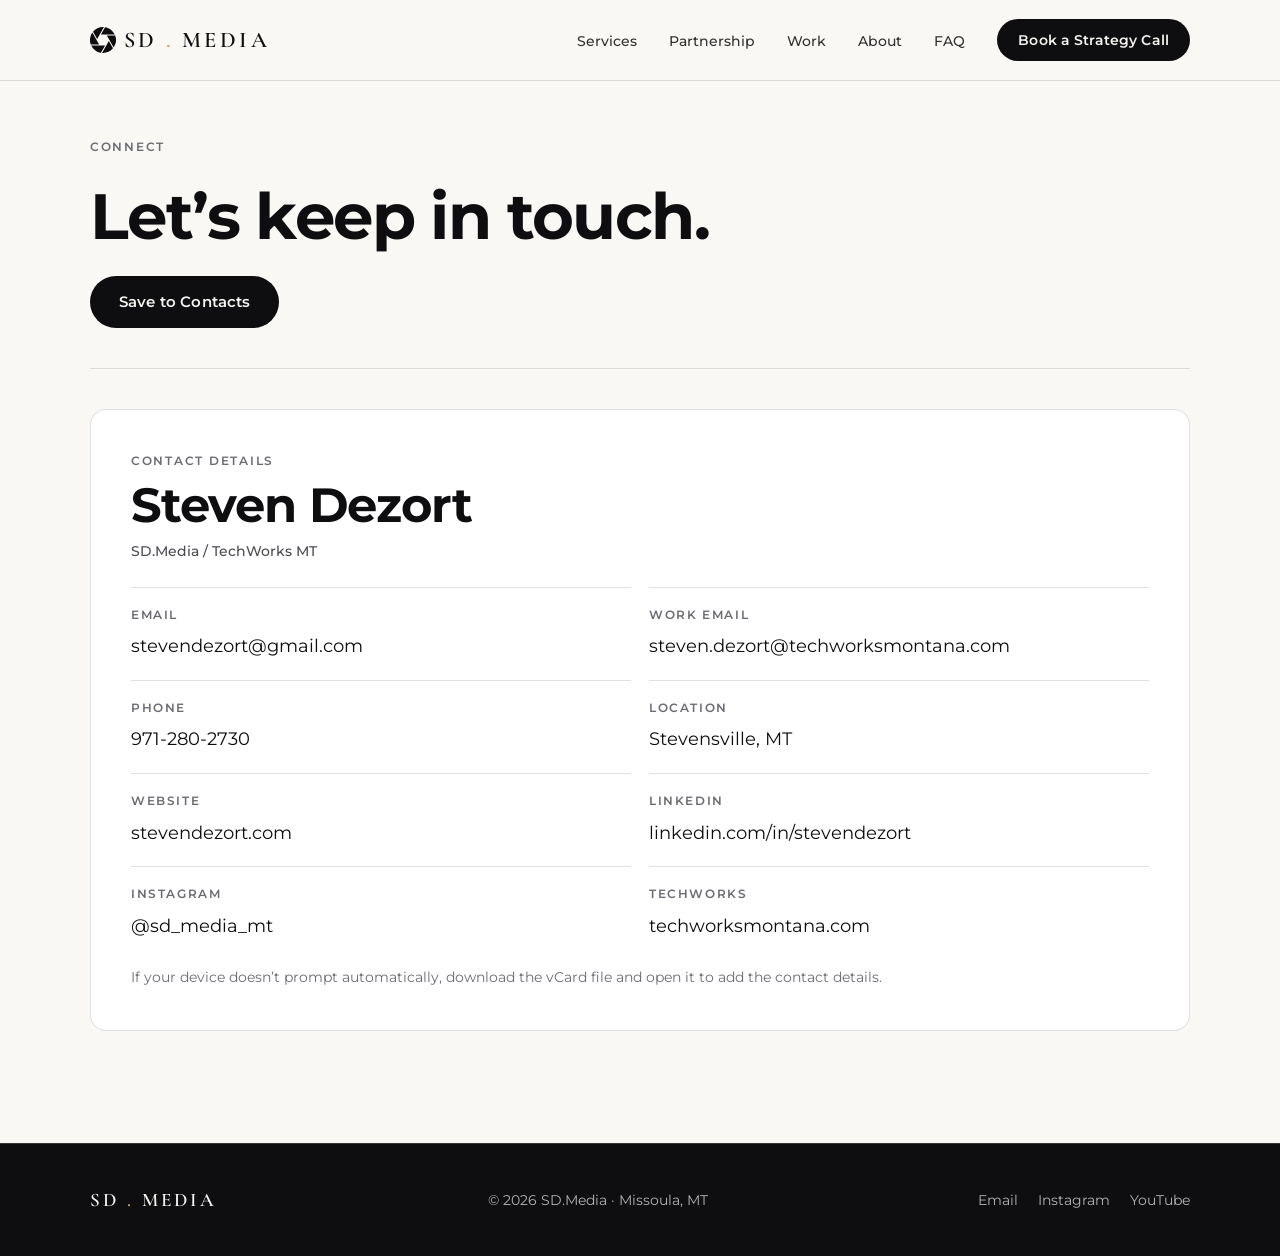
<file: contact.html>
<!DOCTYPE html>
<html lang="en">
<head>
  <!-- Google tag (gtag.js) -->
  <script async src="https://www.googletagmanager.com/gtag/js?id=G-D0V5H32298"></script>
  <script>
    window.dataLayer = window.dataLayer || [];
    function gtag(){dataLayer.push(arguments);}
    gtag('js', new Date());
    gtag('config', 'G-D0V5H32298');
  </script>

  <script>document.documentElement.classList.add('js');</script>

  <meta charset="UTF-8">
  <meta name="viewport" content="width=device-width, initial-scale=1.0">
  <meta http-equiv="X-UA-Compatible" content="ie=edge">
  <title>SD.Media | Connect</title>
  <meta name="description" content="Save Steven Dezort’s contact details directly to your phone with a downloadable vCard from SD.Media.">
  <link rel="icon" type="image/png" href="media/photo/apwhite2.png">
  <link rel="preconnect" href="https://fonts.googleapis.com">
  <link rel="preconnect" href="https://fonts.gstatic.com" crossorigin>
  <link href="https://fonts.googleapis.com/css2?family=Cormorant+Garamond:ital,wght@0,600;1,400&family=Montserrat:wght@400;500;600;700&display=swap" rel="stylesheet">
  <link rel="stylesheet" href="styles.css">
</head>
<body>

<header class="site-header solid" id="siteHeader">
  <div class="container nav-inner">
    <a href="index.html" class="nav-logo" aria-label="SD.Media home">
      <svg viewBox="0 0 1024 1024" aria-hidden="true"><path d="M282.524257 470.5026L549.300031 1.355017q-18.468884-1.355017-37.290072-1.355017c-157.723995 0-298.781279 71.314552-392.697516 183.46932zM430.61408 292.832753h544.229083C903.867365 143.198211 762.471327 33.468923 593.50069 6.449882zM360.559694 690.448982L269.123138 529.676199l-10.203279-17.615223 0.081301-0.135502L92.293401 218.699766a512.887536 512.887536 0 0 0-60.325362 471.749216zM663.609277 333.551018l101.24688 178.049252 0.230353 0.135502-0.081301 0.135501 166.789059 293.30701a512.873986 512.873986 0 0 0 60.244062-471.627265zM741.549862 553.117995l-266.938376 469.526988q18.550185 1.355017 37.452674 1.355017c157.805296 0 298.943881-71.395853 392.860118-183.659023zM593.392289 731.180797H49.163206C120.139004 880.761139 261.521492 990.517527 430.546329 1017.617869z"/></svg>
      SD<span class="dot">.</span>MEDIA
    </a>

    <nav aria-label="Main">
      <ul class="nav-links">
        <li><a href="index.html#services">Services</a></li>
        <li><a href="partnership.html">Partnership</a></li>
        <li><a href="index.html#work">Work</a></li>
        <li><a href="index.html#about">About</a></li>
        <li><a href="index.html#faq">FAQ</a></li>
        <li><a href="index.html#contact" class="btn btn-primary btn-sm">Book a Strategy Call</a></li>
      </ul>
    </nav>

    <button class="nav-toggle" id="navToggle" type="button" aria-expanded="false" aria-controls="mobileMenu" aria-label="Open menu">
      <span></span><span></span><span></span>
    </button>
  </div>

  <div class="mobile-menu" id="mobileMenu">
    <ul>
      <li><a href="index.html#services">Services</a></li>
      <li><a href="partnership.html">Partnership</a></li>
      <li><a href="index.html#work">Work</a></li>
      <li><a href="index.html#about">About</a></li>
      <li><a href="index.html#faq">FAQ</a></li>
    </ul>
    <a href="index.html#contact" class="btn btn-primary">Book a Strategy Call</a>
  </div>
</header>

<main class="connect-page-shell">
  <section class="connect-hero reveal">
    <p class="connect-label">Connect</p>
    <h1>Let’s keep in touch.</h1>

    <div class="connect-actions">
      <a href="media/connect/vcard.vcf" class="btn btn-primary" download="Steven-Dezort.vcf">Save to Contacts</a>
      
    </div>
  </section>

  <section class="connect-card reveal reveal-delay-1">
    <div class="connect-card-header">
      <p class="connect-label">Contact Details</p>
      <h2>Steven Dezort</h2>
      <p class="connect-org">SD.Media / TechWorks MT</p>
    </div>

    <div class="connect-details">
      <div class="connect-item">
        <span class="connect-item-label">Email</span>
        <a href="mailto:stevendezort@gmail.com">stevendezort@gmail.com</a>
      </div>
      <div class="connect-item">
        <span class="connect-item-label">Work Email</span>
        <a href="mailto:steven.dezort@techworksmontana.com">steven.dezort@techworksmontana.com</a>
      </div>
      <div class="connect-item">
        <span class="connect-item-label">Phone</span>
        <a href="tel:9712802730">971-280-2730</a>
      </div>
      <div class="connect-item">
        <span class="connect-item-label">Location</span>
        <a href="https://maps.app.goo.gl/5LYjW5EQ4mG5XquQ6" target="_blank" rel="noreferrer">Stevensville, MT</a>
      </div>
      <div class="connect-item">
        <span class="connect-item-label">Website</span>
        <a href="https://stevendezort.com" target="_blank" rel="noreferrer">stevendezort.com</a>
      </div>
      <div class="connect-item">
        <span class="connect-item-label">LinkedIn</span>
        <a href="https://linkedin.com/in/stevendezort" target="_blank" rel="noreferrer">linkedin.com/in/stevendezort</a>
      </div>
      <div class="connect-item">
        <span class="connect-item-label">Instagram</span>
        <a href="https://www.instagram.com/sd_media_mt" target="_blank" rel="noreferrer">@sd_media_mt</a>
      </div>
      <div class="connect-item">
        <span class="connect-item-label">TechWorks</span>
        <a href="https://techworksmontana.com" target="_blank" rel="noreferrer">techworksmontana.com</a>
      </div>
    </div>

    <p class="connect-note">If your device doesn’t prompt automatically, download the vCard file and open it to add the contact details.</p>
  </section>
</main>

<footer class="site-footer">
  <div class="container footer-inner">
    <a href="index.html" class="nav-logo" aria-label="SD.Media home">SD<span class="dot">.</span>MEDIA</a>
    <span>© 2026 SD.Media · Missoula, MT</span>
    <div class="footer-links">
      <a href="mailto:contact@stevendezort.com">Email</a>
      <a href="https://www.instagram.com/sd_media_mt/" target="_blank" rel="noopener">Instagram</a>
      <a href="https://www.youtube.com/@sdmediamt" target="_blank" rel="noopener">YouTube</a>
    </div>
  </div>
</footer>

<script>
  const navToggle = document.getElementById('navToggle');
  const mobileMenu = document.getElementById('mobileMenu');

  function setMenu(open) {
    navToggle.setAttribute('aria-expanded', String(open));
    navToggle.setAttribute('aria-label', open ? 'Close menu' : 'Open menu');
    mobileMenu.classList.toggle('open', open);
  }
  navToggle.addEventListener('click', () => setMenu(navToggle.getAttribute('aria-expanded') !== 'true'));
  mobileMenu.querySelectorAll('a').forEach(link => link.addEventListener('click', () => setMenu(false)));

  const reveals = document.querySelectorAll('.reveal');
  if ('IntersectionObserver' in window && !window.matchMedia('(prefers-reduced-motion: reduce)').matches) {
    const observer = new IntersectionObserver(entries => {
      entries.forEach(entry => {
        if (entry.isIntersecting) {
          entry.target.classList.add('visible');
          observer.unobserve(entry.target);
        }
      });
    }, { threshold: 0.12 });
    reveals.forEach(el => observer.observe(el));
  } else {
    reveals.forEach(el => el.classList.add('visible'));
  }
</script>
</body>
</html>
</file>
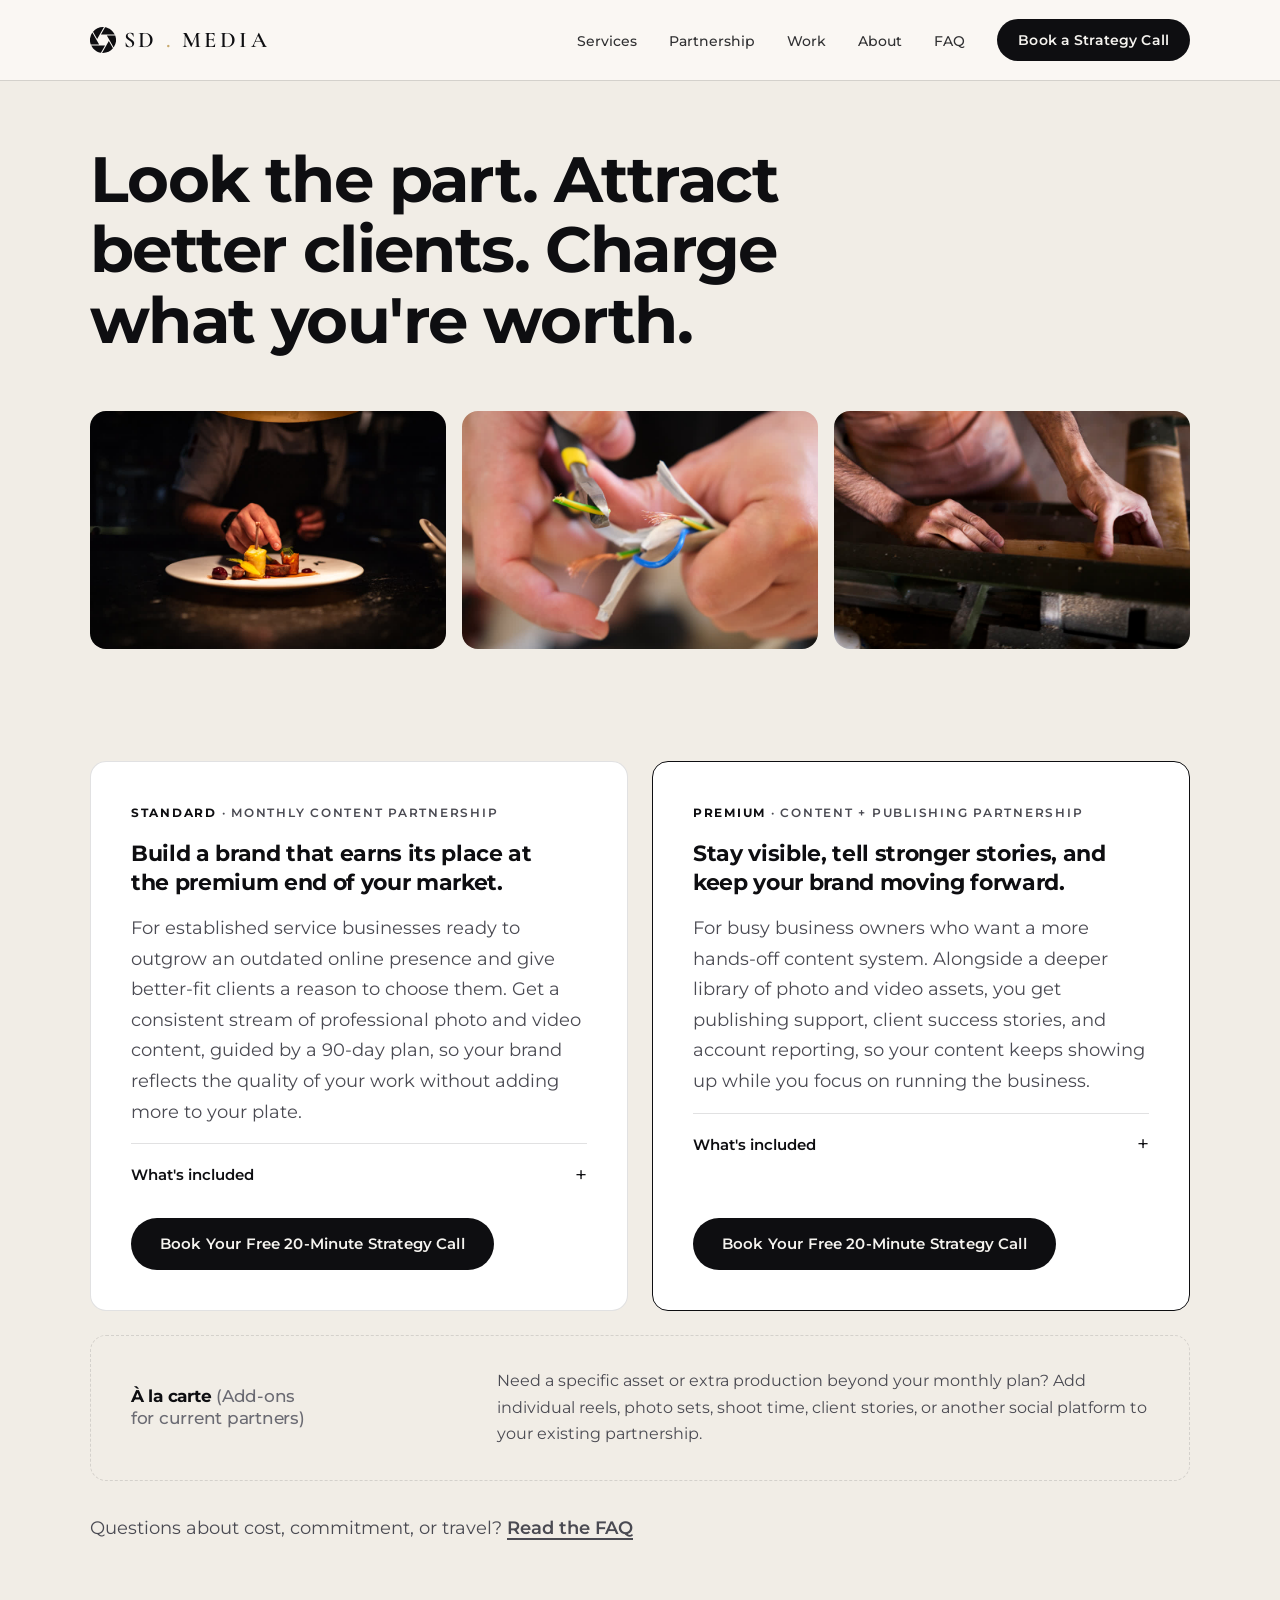
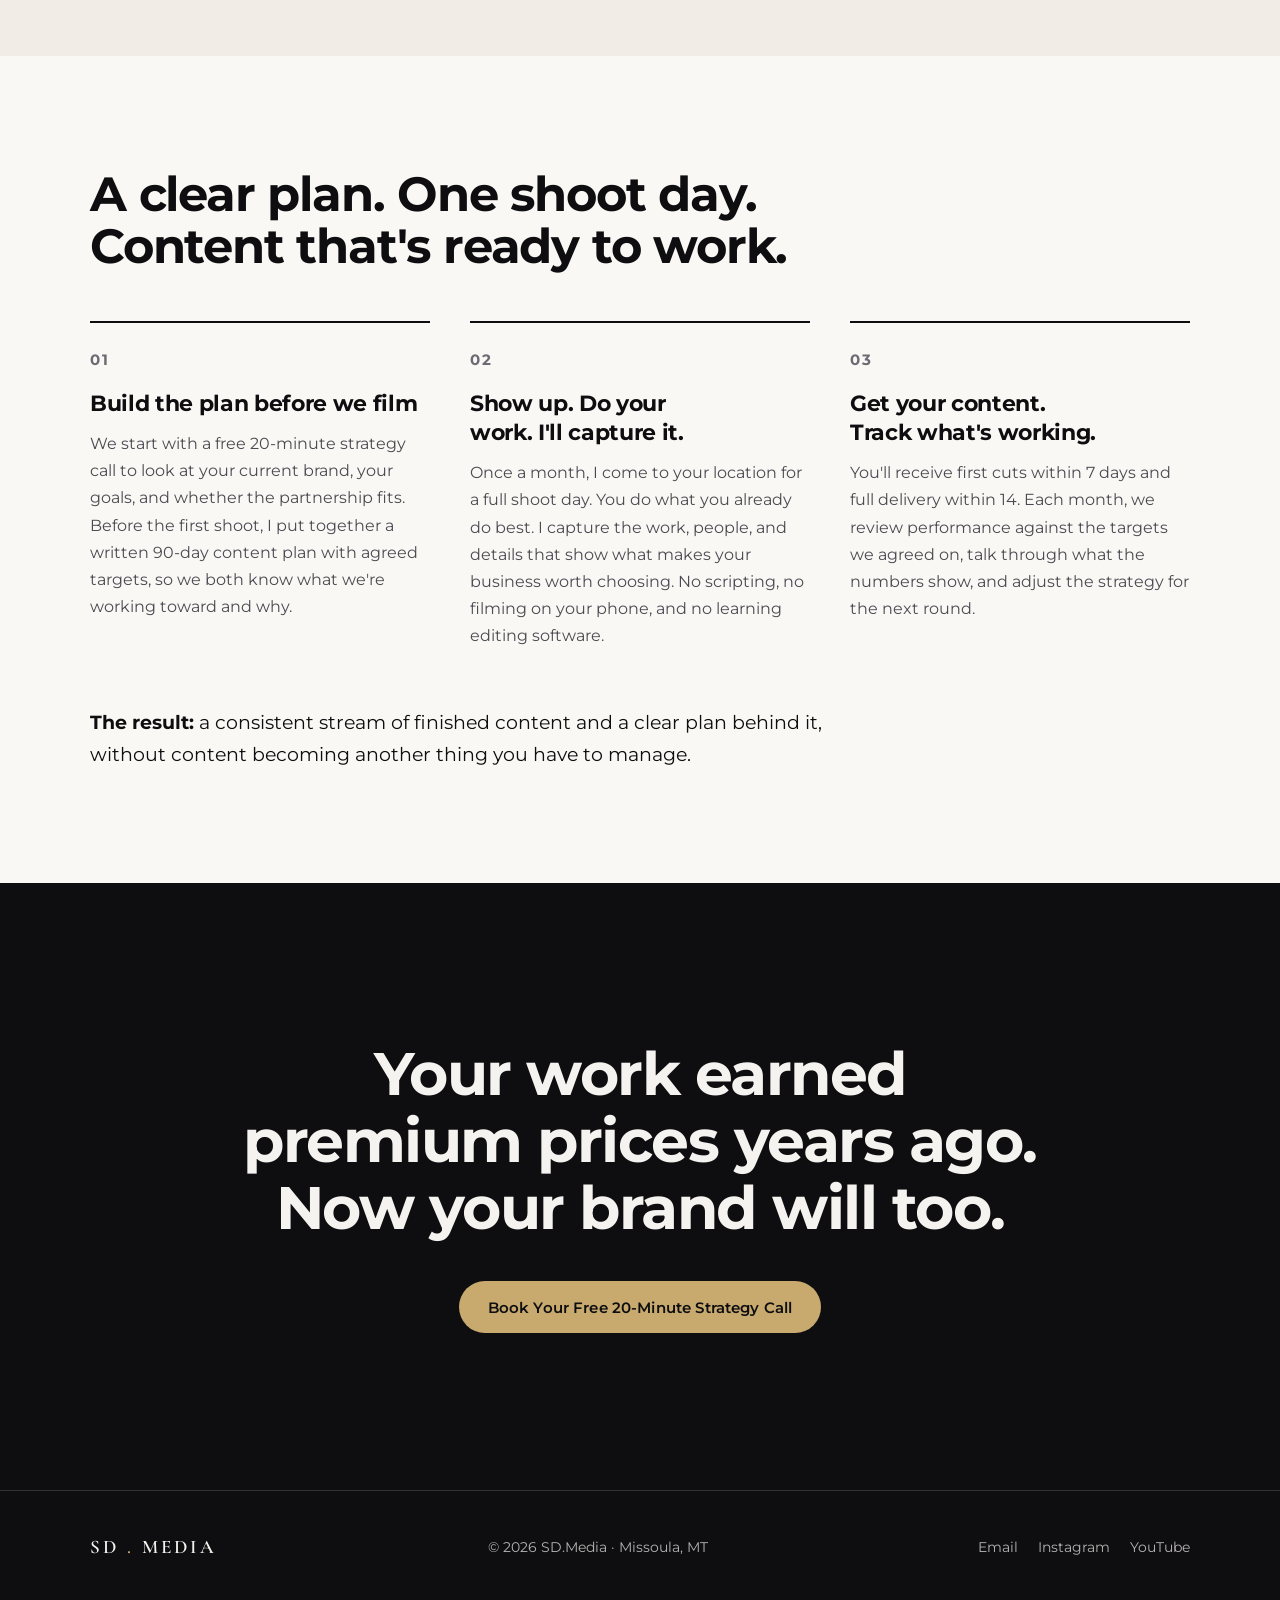
<file: partnership.html>
<!DOCTYPE html>
<html lang="en">
<head>
  <!-- Google tag (gtag.js) -->
  <script async src="https://www.googletagmanager.com/gtag/js?id=G-D0V5H32298"></script>
  <script>
    window.dataLayer = window.dataLayer || [];
    function gtag(){dataLayer.push(arguments);}
    gtag('js', new Date());
    gtag('config', 'G-D0V5H32298');
  </script>
  <script>document.documentElement.classList.add('js');</script>

  <script>document.documentElement.classList.add('js');</script>

  <meta charset="UTF-8">
  <meta name="viewport" content="width=device-width, initial-scale=1.0">
  <title>Partnership | SD.Media</title>
  <meta name="description" content="Standard and Premium monthly photo and video content partnerships for Western Montana service businesses. See what's included and how the partnership works.">
  <link rel="canonical" href="https://stevendezort.com/partnership.html">

  <meta property="og:type" content="website">
  <meta property="og:site_name" content="SD.Media">
  <meta property="og:title" content="Partnership | SD.Media">
  <meta property="og:description" content="Standard and Premium monthly photo and video content partnerships for Western Montana service businesses. See what's included and how the partnership works.">
  <meta property="og:url" content="https://stevendezort.com/partnership.html">
  <meta property="og:image" content="https://stevendezort.com/media/photo/ogimg.jpg">
  <meta property="og:image:width" content="1200">
  <meta property="og:image:height" content="630">
  <meta name="twitter:card" content="summary_large_image">

  <meta name="theme-color" content="#0e0e11">
  <link rel="icon" type="image/png" href="media/photo/apwhite2.png">
  <link rel="apple-touch-icon" href="media/photo/apwhite2.png">

  <link rel="preconnect" href="https://fonts.googleapis.com">
  <link rel="preconnect" href="https://fonts.gstatic.com" crossorigin>
  <link href="https://fonts.googleapis.com/css2?family=Cormorant+Garamond:ital,wght@0,600;1,400&family=Montserrat:wght@400;500;600;700&display=swap" rel="stylesheet">
  <link rel="stylesheet" href="styles.css">
</head>
<body>

<a href="#main" class="skip-link">Skip to content</a>

<header class="site-header solid" id="siteHeader">
  <div class="container nav-inner">
    <a href="index.html" class="nav-logo" aria-label="SD.Media home">
      <svg viewBox="0 0 1024 1024" aria-hidden="true"><path d="M282.524257 470.5026L549.300031 1.355017q-18.468884-1.355017-37.290072-1.355017c-157.723995 0-298.781279 71.314552-392.697516 183.46932zM430.61408 292.832753h544.229083C903.867365 143.198211 762.471327 33.468923 593.50069 6.449882zM360.559694 690.448982L269.123138 529.676199l-10.203279-17.615223 0.081301-0.135502L92.293401 218.699766a512.887536 512.887536 0 0 0-60.325362 471.749216zM663.609277 333.551018l101.24688 178.049252 0.230353 0.135502-0.081301 0.135501 166.789059 293.30701a512.873986 512.873986 0 0 0 60.244062-471.627265zM741.549862 553.117995l-266.938376 469.526988q18.550185 1.355017 37.452674 1.355017c157.805296 0 298.943881-71.395853 392.860118-183.659023zM593.392289 731.180797H49.163206C120.139004 880.761139 261.521492 990.517527 430.546329 1017.617869z"/></svg>
      SD<span class="dot">.</span>MEDIA
    </a>

    <nav aria-label="Main">
      <ul class="nav-links">
        <li><a href="index.html#services">Services</a></li>
        <li><a href="partnership.html" aria-current="page">Partnership</a></li>
        <li><a href="index.html#work">Work</a></li>
        <li><a href="index.html#about">About</a></li>
        <li><a href="index.html#faq">FAQ</a></li>
        <li><a href="index.html#contact" class="btn btn-primary btn-sm">Book a Strategy Call</a></li>
      </ul>
    </nav>

    <button class="nav-toggle" id="navToggle" type="button" aria-expanded="false" aria-controls="mobileMenu" aria-label="Open menu">
      <span></span><span></span><span></span>
    </button>
  </div>

  <div class="mobile-menu" id="mobileMenu">
    <ul>
      <li><a href="index.html#services">Services</a></li>
      <li><a href="partnership.html" aria-current="page">Partnership</a></li>
      <li><a href="index.html#work">Work</a></li>
      <li><a href="index.html#about">About</a></li>
      <li><a href="index.html#faq">FAQ</a></li>
    </ul>
    <a href="index.html#contact" class="btn btn-primary">Book a Strategy Call</a>
  </div>
</header>

<main id="main">

<!-- ═══ PACKAGES (moved from the homepage) ═══ -->
<!-- No pricing in this section. "What's included" lists confirmed by Steven; collapsed by default. -->
<section class="page-intro section--alt" id="partnership">
  <div class="container">
    <h1 class="reveal">Look the part. Attract better clients. Charge what you're worth.</h1>
    <!-- Stock photos of the trades this is for, not client work. -->
    <div class="trade-strip reveal">
      <img src="media/photo/trades/chef-plating.jpg" alt="A chef plating a dish" width="900" height="600" loading="lazy" decoding="async">
      <img src="media/photo/trades/electrician-wire.jpg" alt="An electrician stripping wire" width="900" height="600" loading="lazy" decoding="async">
      <img src="media/photo/trades/woodworker-planer.jpg" alt="A woodworker feeding a board through a planer" width="900" height="600" loading="lazy" decoding="async">
    </div>
  </div>
</section>

<section class="section section--alt" aria-label="Partnership options">
  <div class="container">
    <div class="cards">
      <article class="card reveal">
        <p class="card-tier"><strong>Standard</strong> · Monthly Content Partnership</p>
        <h2 class="card-title">Build a brand that earns its place at the premium end of your market.</h2>
        <p>For established service businesses ready to outgrow an outdated online presence and give better-fit clients a reason to choose them. Get a consistent stream of professional photo and video content, guided by a 90-day plan, so your brand reflects the quality of your work without adding more to your plate.</p>
        <details class="included">
          <summary>What's included</summary>
          <ul>
            <li>1 full-day shoot on location</li>
            <li>6 reels with captions and cover frames</li>
            <li>15 edited photos</li>
            <li>Monthly strategy session and content calendar</li>
            <li>10-clip branded clip library, updated monthly</li>
            <li>Monthly content performance review and 30-minute call</li>
            <li>Licensed music and usage rights for organic and paid social and web</li>
          </ul>
        </details>
        <a href="#contact" class="btn btn-primary">Book Your Free 20-Minute Strategy Call</a>
      </article>

      <article class="card card--featured reveal">
        <p class="card-tier"><strong>Premium</strong> · Content + Publishing Partnership</p>
        <h2 class="card-title">Stay visible, tell stronger stories, and keep your brand moving forward.</h2>
        <p>For busy business owners who want a more hands-off content system. Alongside a deeper library of photo and video assets, you get publishing support, client success stories, and account reporting, so your content keeps showing up while you focus on running the business.</p>
        <details class="included">
          <summary>What's included</summary>
          <ul>
            <li>1 full-day shoot on location</li>
            <li>8 reels with captions and cover frames</li>
            <li>21 edited photos</li>
            <li>Monthly strategy session and content calendar</li>
            <li>15-clip branded clip library, updated monthly</li>
            <li>Monthly metrics report and 30-minute review call</li>
            <li>3 revision rounds per deliverable</li>
            <li>Licensed music and usage rights for organic and paid social and web</li>
            <li>Scheduling and posting 3x per week on two platforms (choice of Instagram, Facebook, TikTok, LinkedIn)</li>
            <li>1 client success story video per month</li>
          </ul>
        </details>
        <a href="#contact" class="btn btn-primary">Book Your Free 20-Minute Strategy Call</a>
      </article>
    </div>

    <div class="addons reveal">
      <h2 class="card-title">À la carte <span>(Add-ons for current partners)</span></h2>
      <p>Need a specific asset or extra production beyond your monthly plan? Add individual reels, photo sets, shoot time, client stories, or another social platform to your existing partnership.</p>
    </div>

    <p class="faq-pointer reveal">Questions about cost, commitment, or travel? <a href="index.html#faq" class="text-link">Read the FAQ</a></p>
  </div>
</section>

<!-- ═══ PROCESS (same as the homepage) ═══ -->
<section class="section" id="process">
  <div class="container">
    <div class="section-head reveal">
      <h2>A clear plan. One shoot day. Content that's ready to work.</h2>
    </div>

    <ol class="steps">
      <li class="step reveal">
        <span class="step-num" aria-hidden="true">01</span>
        <h3>Build the plan before we film</h3>
        <p>We start with a free 20-minute strategy call to look at your current brand, your goals, and whether the partnership fits. Before the first shoot, I put together a written 90-day content plan with agreed targets, so we both know what we're working toward and why.</p>
      </li>
      <li class="step reveal">
        <span class="step-num" aria-hidden="true">02</span>
        <h3>Show up. Do your work. I'll capture it.</h3>
        <p>Once a month, I come to your location for a full shoot day. You do what you already do best. I capture the work, people, and details that show what makes your business worth choosing. No scripting, no filming on your phone, and no learning editing software.</p>
      </li>
      <li class="step reveal">
        <span class="step-num" aria-hidden="true">03</span>
        <h3>Get your content. Track what's working.</h3>
        <p>You'll receive first cuts within 7 days and full delivery within 14. Each month, we review performance against the targets we agreed on, talk through what the numbers show, and adjust the strategy for the next round.</p>
      </li>
    </ol>

    <p class="process-result reveal"><strong>The result:</strong> a consistent stream of finished content and a clear plan behind it, without content becoming another thing you have to manage.</p>
  </div>
</section>

<!-- ═══ CLOSING CTA (reuses the retired homepage bridge line) ═══ -->
<section class="bridge closing-band">
  <div class="container reveal">
    <h2 class="bridge-text">Your work earned premium prices years ago. Now your brand will too.</h2>
    <a href="index.html#contact" class="btn btn-accent">Book Your Free 20-Minute Strategy Call</a>
  </div>
</section>

</main>

<footer class="site-footer">
  <div class="container footer-inner">
    <a href="index.html" class="nav-logo" aria-label="SD.Media home">SD<span class="dot">.</span>MEDIA</a>
    <span>© 2026 SD.Media · Missoula, MT</span>
    <div class="footer-links">
      <a href="mailto:contact@stevendezort.com">Email</a>
      <a href="https://www.instagram.com/sd_media_mt/" target="_blank" rel="noopener">Instagram</a>
      <a href="https://www.youtube.com/@sdmediamt" target="_blank" rel="noopener">YouTube</a>
    </div>
  </div>
</footer>

<script>
  const navToggle = document.getElementById('navToggle');
  const mobileMenu = document.getElementById('mobileMenu');

  function setMenu(open) {
    navToggle.setAttribute('aria-expanded', String(open));
    navToggle.setAttribute('aria-label', open ? 'Close menu' : 'Open menu');
    mobileMenu.classList.toggle('open', open);
  }
  navToggle.addEventListener('click', () => setMenu(navToggle.getAttribute('aria-expanded') !== 'true'));
  mobileMenu.querySelectorAll('a').forEach(link => link.addEventListener('click', () => setMenu(false)));
  document.addEventListener('keydown', e => { if (e.key === 'Escape') setMenu(false); });

  const reveals = document.querySelectorAll('.reveal');
  if ('IntersectionObserver' in window && !window.matchMedia('(prefers-reduced-motion: reduce)').matches) {
    const observer = new IntersectionObserver(entries => {
      entries.forEach(entry => {
        if (entry.isIntersecting) {
          entry.target.classList.add('visible');
          observer.unobserve(entry.target);
        }
      });
    }, { threshold: 0.12 });
    reveals.forEach(el => observer.observe(el));
  } else {
    reveals.forEach(el => el.classList.add('visible'));
  }
</script>
</body>
</html>
</file>
<file: styles.css>
/* ═══════════════════════════════════════════════════════════
   SD.Media — stevendezort.com
   Mobile-first. Light editorial layout, one dark section (Invite),
   brand gold (#c8a96e) used only on buttons.
   ═══════════════════════════════════════════════════════════ */

*, *::before, *::after { box-sizing: border-box; margin: 0; padding: 0; }

:root {
  --bg: #faf8f4;
  --bg-alt: #f1ede6;
  --surface: #ffffff;
  --ink: #0e0e11;
  --ink-soft: #4a4a52;
  --ink-faint: #6b6b73;
  --line: rgba(14, 14, 17, 0.12);
  --dark: #0e0e11;
  --on-dark: #f5f3ef;
  --on-dark-soft: rgba(245, 243, 239, 0.72);
  --line-dark: rgba(245, 243, 239, 0.16);
  --accent: #c8a96e;
  --accent-hover: #d6ba84;

  --font-head: 'Montserrat', system-ui, -apple-system, 'Segoe UI', sans-serif;
  --font-body: 'Montserrat', system-ui, -apple-system, 'Segoe UI', sans-serif;
  --font-serif: 'Cormorant Garamond', Georgia, serif;

  --max: 1100px;
  --gutter: clamp(20px, 5vw, 40px);
  --section-y: 64px;
  --radius: 16px;
  --nav-h: 68px;
}

@media (min-width: 900px) {
  :root { --section-y: 112px; --nav-h: 80px; }
}

html { scroll-behavior: smooth; scroll-padding-top: var(--nav-h); }

body {
  background: var(--bg);
  color: var(--ink);
  font-family: var(--font-body);
  font-size: 1.0625rem;
  font-weight: 400;
  line-height: 1.7;
  -webkit-font-smoothing: antialiased;
  overflow-x: hidden;
}

@media (min-width: 900px) {
  body { font-size: 1.125rem; }
}

img, video { display: block; max-width: 100%; }
a { color: inherit; }
button { font: inherit; color: inherit; }

:focus-visible { outline: 2px solid var(--accent); outline-offset: 3px; }

.skip-link {
  position: absolute;
  left: 16px; top: -100px;
  z-index: 200;
  background: var(--ink); color: var(--on-dark);
  padding: 10px 16px; border-radius: 8px;
  text-decoration: none;
}
.skip-link:focus { top: 16px; }

.container {
  width: 100%;
  max-width: calc(var(--max) + var(--gutter) * 2);
  margin: 0 auto;
  padding: 0 var(--gutter);
}

.section { padding: var(--section-y) 0; }
.section--alt { background: var(--bg-alt); }

/* ─── TYPE ─── */
h1, h2, h3 {
  font-family: var(--font-head);
  font-weight: 700;
  letter-spacing: -0.025em;
  line-height: 1.1;
  text-wrap: balance;
}
h1 { font-size: clamp(2.5rem, 6vw, 4rem); }
h2 { font-size: clamp(1.9rem, 4.2vw, 3rem); }
h3 { font-size: clamp(1.2rem, 2vw, 1.4rem); line-height: 1.3; letter-spacing: -0.015em; }

p { text-wrap: pretty; }

.section-head { max-width: 760px; margin-bottom: 48px; }
.section-head p { color: var(--ink-soft); margin-top: 20px; }
.section-head--center { margin-left: auto; margin-right: auto; text-align: center; }

.small { font-size: 0.9rem; color: var(--ink-faint); }

/* ─── BUTTONS ─── */
.btn {
  display: inline-flex;
  align-items: center;
  justify-content: center;
  gap: 8px;
  min-height: 52px;
  padding: 14px 28px;
  border-radius: 999px;
  border: 1.5px solid transparent;
  font-family: var(--font-head);
  font-size: 0.95rem;
  font-weight: 600;
  letter-spacing: 0.01em;
  line-height: 1.25;
  text-align: center;
  text-decoration: none;
  cursor: pointer;
  transition: background 0.2s, color 0.2s, border-color 0.2s, transform 0.2s;
}
.btn:hover { transform: translateY(-1px); }

.btn-primary { background: var(--ink); color: var(--on-dark); }
.btn-primary:hover { background: #26262c; }

.btn-accent { background: var(--accent); color: var(--ink); }
.btn-accent:hover { background: var(--accent-hover); }

.btn-outline { border-color: currentColor; background: transparent; }
.btn-outline:hover { background: rgba(255, 255, 255, 0.1); }

.btn-sm { min-height: 42px; padding: 10px 20px; font-size: 0.85rem; }

.text-link {
  font-weight: 600;
  text-decoration: underline;
  text-underline-offset: 4px;
  text-decoration-thickness: 1.5px;
}
.text-link:hover { text-decoration-color: var(--accent); }

.btn-row { display: flex; flex-direction: column; gap: 12px; }
@media (min-width: 640px) {
  .btn-row { flex-direction: row; flex-wrap: wrap; }
}

/* ─── NAV ─── */
.site-header {
  position: fixed;
  inset: 0 0 auto 0;
  z-index: 100;
  color: var(--on-dark);
  transition: background 0.3s, color 0.3s, box-shadow 0.3s;
}
.site-header.scrolled,
.site-header.solid,
.site-header.menu-open {
  background: rgba(250, 248, 244, 0.94);
  -webkit-backdrop-filter: blur(12px);
  backdrop-filter: blur(12px);
  color: var(--ink);
  box-shadow: 0 1px 0 var(--line);
}

.nav-inner {
  display: flex;
  align-items: center;
  justify-content: space-between;
  height: var(--nav-h);
}

.nav-logo {
  display: inline-flex;
  align-items: center;
  gap: 8px;
  font-family: var(--font-serif);
  font-weight: 600;
  font-size: 1.4rem;
  letter-spacing: 0.15em;
  text-decoration: none;
  white-space: nowrap;
}
.nav-logo svg { width: 26px; height: 26px; fill: currentColor; flex-shrink: 0; }
.nav-logo .dot { color: var(--accent); }

.nav-links { display: none; }

.nav-toggle {
  display: inline-flex;
  flex-direction: column;
  justify-content: center;
  gap: 5px;
  width: 44px; height: 44px;
  padding: 10px;
  background: none;
  border: 0;
  cursor: pointer;
}
.nav-toggle span {
  display: block;
  height: 2px;
  background: currentColor;
  border-radius: 2px;
  transition: transform 0.25s, opacity 0.25s;
}
.nav-toggle[aria-expanded="true"] span:nth-child(1) { transform: translateY(7px) rotate(45deg); }
.nav-toggle[aria-expanded="true"] span:nth-child(2) { opacity: 0; }
.nav-toggle[aria-expanded="true"] span:nth-child(3) { transform: translateY(-7px) rotate(-45deg); }

.mobile-menu {
  display: none;
  padding: 8px var(--gutter) 28px;
  border-top: 1px solid var(--line);
}
.mobile-menu.open { display: block; }
.mobile-menu ul { list-style: none; margin-bottom: 20px; }
.mobile-menu li a {
  display: block;
  padding: 14px 0;
  font-family: var(--font-head);
  font-size: 1.15rem;
  font-weight: 600;
  text-decoration: none;
  border-bottom: 1px solid var(--line);
}
.mobile-menu .btn { width: 100%; }

@media (min-width: 1000px) {
  .nav-toggle, .mobile-menu, .mobile-menu.open { display: none; }
  .nav-links {
    display: flex;
    align-items: center;
    gap: 32px;
    list-style: none;
  }
  .nav-links a:not(.btn) {
    font-size: 0.9rem;
    font-weight: 500;
    text-decoration: none;
    opacity: 0.85;
    transition: opacity 0.2s;
  }
  .nav-links a:not(.btn):hover { opacity: 1; text-decoration: underline; text-underline-offset: 6px; }
  .site-header:not(.scrolled):not(.solid) .nav-links .btn-primary { background: var(--on-dark); color: var(--ink); }
}

/* ─── 1. HOOK ─── */
.hero {
  position: relative;
  display: flex;
  align-items: flex-end;
  min-height: 100vh;
  min-height: 100svh;
  padding: calc(var(--nav-h) + 48px) 0 64px;
  color: var(--on-dark);
  background: var(--dark);
  overflow: hidden;
}
.hero-media,
.hero-overlay {
  position: absolute;
  inset: 0;
}
.hero-media { width: 100%; height: 100%; object-fit: cover; }
.hero-overlay {
  background:
    linear-gradient(to bottom, rgba(14, 14, 17, 0.55) 0%, rgba(14, 14, 17, 0.25) 35%, rgba(14, 14, 17, 0.85) 100%);
}
.hero-content { position: relative; z-index: 1; }
.hero h1 { max-width: 14ch; }
.hero-sub {
  max-width: 620px;
  margin: 24px 0 36px;
  font-size: clamp(1.05rem, 2vw, 1.25rem);
  color: var(--on-dark-soft);
}
.hero .btn-outline { color: var(--on-dark); }
.hero-note {
  max-width: 520px;
  margin-top: 20px;
  font-size: 0.9rem;
  color: var(--on-dark-soft);
}

@media (min-width: 900px) {
  .hero { padding-bottom: 96px; }
}

/* ─── 2. PROOF SNAPSHOT ─── */
.stats {
  display: grid;
  grid-template-columns: repeat(2, 1fr);
  gap: 40px 24px;
  list-style: none;
}
@media (min-width: 900px) {
  .stats { grid-template-columns: repeat(4, 1fr); }
}
.stat-num {
  display: block;
  font-family: var(--font-head);
  font-weight: 700;
  font-size: clamp(2.4rem, 5.5vw, 3.75rem);
  letter-spacing: -0.04em;
  line-height: 1;
}
.stat-label {
  display: block;
  margin-top: 10px;
  font-size: 0.78rem;
  font-weight: 600;
  letter-spacing: 0.14em;
  text-transform: uppercase;
  color: var(--ink-faint);
}

.logo-strip {
  margin-top: 56px;
  padding: 28px 0;
  border-top: 1px solid var(--line);
  border-bottom: 1px solid var(--line);
  overflow: hidden;
  -webkit-mask-image: linear-gradient(to right, transparent, #000 10%, #000 90%, transparent);
  mask-image: linear-gradient(to right, transparent, #000 10%, #000 90%, transparent);
}
.logo-track {
  display: flex;
  width: max-content;
  animation: logo-marquee 40s linear infinite;
}
.logo-strip:hover .logo-track { animation-play-state: paused; }
.logo-list {
  display: flex;
  align-items: center;
  gap: 64px;
  padding-right: 64px;
  list-style: none;
}
.logo-list img {
  height: 40px;
  width: auto;
  max-width: 160px;
  object-fit: contain;
  filter: grayscale(1);
  opacity: 0.6;
  transition: opacity 0.2s, filter 0.2s;
}
.logo-list a:hover img { opacity: 1; filter: none; }
@keyframes logo-marquee { to { transform: translateX(-50%); } }

.proof-quote {
  margin-top: 48px;
  font-family: var(--font-serif);
  font-style: italic;
  font-size: clamp(1.5rem, 3vw, 2rem);
  line-height: 1.3;
}
.proof-quote cite {
  display: block;
  margin-top: 10px;
  font-family: var(--font-body);
  font-style: normal;
  font-size: 0.9rem;
  color: var(--ink-faint);
}

/* Photo grid: one wide image over two on mobile, three across on desktop */
.photo-grid {
  display: grid;
  grid-template-columns: 1fr 1fr;
  gap: 12px;
  margin-top: 48px;
}
.photo-grid img {
  width: 100%;
  height: 100%;
  aspect-ratio: 1 / 1;
  object-fit: cover;
  border-radius: var(--radius);
}
.photo-grid img:first-child { grid-column: 1 / -1; aspect-ratio: 16 / 9; }
.photo-grid .focus-plates { object-position: 50% 45%; } /* keeps both plates in the square and 4:5 crops */
@media (min-width: 900px) {
  .photo-grid { grid-template-columns: repeat(3, 1fr); gap: 16px; }
  .photo-grid img,
  .photo-grid img:first-child { grid-column: auto; aspect-ratio: 4 / 5; }
}

/* ─── 3. PROBLEM ─── */
.problem-grid { display: grid; gap: 40px; }
.problem-copy h2 { margin-bottom: 20px; }
.problem-lead { font-size: clamp(1.1rem, 2vw, 1.3rem); font-weight: 600; margin-bottom: 24px; }
.problem-copy p:not(.problem-lead) { color: var(--ink-soft); }
.problem-copy p + p:not(.problem-lead) { margin-top: 1.1em; }
.problem-copy strong { color: var(--ink); font-weight: 600; }
.problem-photos { display: grid; grid-template-columns: 1fr 1fr; gap: 12px; }
.problem-photos img {
  width: 100%;
  height: 100%;
  aspect-ratio: 3 / 4;
  object-fit: cover;
  border-radius: var(--radius);
}
@media (min-width: 900px) {
  .problem-grid { grid-template-columns: 6fr 5fr; gap: 64px; align-items: center; }
  .problem-photos img:last-child { margin-top: 48px; }
}

.problem-turn {
  max-width: 900px;
  margin: calc(var(--section-y) * 0.9) auto 0;
  padding-top: calc(var(--section-y) * 0.9);
  border-top: 1px solid var(--line);
  text-align: center;
}
.diagnosis {
  max-width: 34ch;
  margin: 0 auto 32px;
  font-family: var(--font-head);
  font-weight: 600;
  font-size: clamp(1.15rem, 2.2vw, 1.45rem);
  line-height: 1.45;
  text-wrap: balance;
}
.solution-statement {
  font-family: var(--font-head);
  font-weight: 700;
  font-size: clamp(2rem, 5.2vw, 3.5rem);
  letter-spacing: -0.03em;
  line-height: 1.1;
  text-wrap: balance;
}

/* ─── 4. SERVICE STACK ─── */
.services {
  display: grid;
  gap: 32px 24px;
  list-style: none;
}
@media (min-width: 640px) {
  .services { grid-template-columns: repeat(2, 1fr); }
}
@media (min-width: 1000px) {
  .services { grid-template-columns: repeat(3, 1fr); }
}
.service-media {
  aspect-ratio: 4 / 3;
  border-radius: var(--radius);
  overflow: hidden;
  background: var(--bg-alt);
}
.service-media img { width: 100%; height: 100%; object-fit: cover; object-position: top center; }
.service-body { padding-top: 18px; }
.service-body h3 { margin-bottom: 6px; }
.service-body p { color: var(--ink-soft); font-size: 1rem; }
.service-tag {
  display: inline-block;
  margin-bottom: 10px;
  padding: 3px 10px;
  border: 1px solid var(--line);
  border-radius: 999px;
  font-size: 0.72rem;
  font-weight: 600;
  letter-spacing: 0.1em;
  text-transform: uppercase;
  color: var(--ink-faint);
}
.section-cta {
  display: flex;
  flex-direction: column;
  align-items: flex-start;
  gap: 20px;
  margin-top: 56px;
}
@media (min-width: 640px) {
  .section-cta { flex-direction: row; align-items: center; gap: 32px; }
}

/* ─── 4. BRIDGE ─── */
.bridge { padding: calc(var(--section-y) * 1.4) 0; text-align: center; }
.bridge-text {
  max-width: 20ch;
  margin: 0 auto;
  font-size: clamp(2rem, 5.5vw, 3.75rem);
  line-height: 1.12;
}

/* ─── 5. SERVICE STACK ─── */
.cards { display: grid; gap: 24px; }
@media (min-width: 900px) {
  .cards { grid-template-columns: 1fr 1fr; }
}
.card {
  display: flex;
  flex-direction: column;
  gap: 16px;
  padding: 32px 24px;
  background: var(--surface);
  border: 1px solid var(--line);
  border-radius: var(--radius);
}
@media (min-width: 640px) {
  .card { padding: 40px; }
}
.card-title { font-size: clamp(1.2rem, 2vw, 1.4rem); line-height: 1.3; letter-spacing: -0.015em; }
.addons .card-title { font-size: 1.05rem; }
.addons .card-title span { font-weight: 500; color: var(--ink-faint); }
.card--featured { border: 1.5px solid var(--ink); }
.card-tier {
  font-size: 0.78rem;
  font-weight: 600;
  letter-spacing: 0.14em;
  text-transform: uppercase;
  color: var(--ink-faint);
}
.card-tier strong { color: var(--ink); }
.card p { color: var(--ink-soft); }
.card .btn { margin-top: auto; align-self: flex-start; }

.included { border-top: 1px solid var(--line); padding-top: 12px; margin-bottom: 8px; }
.included summary {
  display: flex;
  justify-content: space-between;
  align-items: center;
  padding: 6px 0;
  font-weight: 600;
  font-size: 0.95rem;
  cursor: pointer;
  list-style: none;
}
.included summary::-webkit-details-marker { display: none; }
.included summary::after { content: '+'; font-size: 1.3rem; font-weight: 400; line-height: 1; }
.included[open] summary::after { content: '\2212'; }
.included ul { margin: 8px 0 0; padding-left: 20px; color: var(--ink-soft); font-size: 0.95rem; }
.included li + li { margin-top: 6px; }

.addons {
  display: grid;
  gap: 8px;
  margin-top: 24px;
  padding: 28px 24px;
  border: 1px dashed var(--line);
  border-radius: var(--radius);
}
.addons h3 { font-size: 1.05rem; }
.addons h3 span { font-weight: 500; color: var(--ink-faint); }
.addons p { color: var(--ink-soft); font-size: 0.98rem; }
@media (min-width: 900px) {
  .addons { grid-template-columns: 1fr 2fr; gap: 40px; padding: 32px 40px; align-items: center; }
}

/* ─── 6. MEET ME ─── */
.about-grid { display: grid; gap: 40px; }
@media (min-width: 900px) {
  .about-grid { grid-template-columns: 4fr 6fr; gap: 72px; align-items: start; }
  .about-photo { position: sticky; top: calc(var(--nav-h) + 32px); }
}
.about-photo {
  aspect-ratio: 4 / 5;
  max-width: 440px;
  border-radius: var(--radius);
  overflow: hidden;
  background: var(--bg-alt);
}
.about-photo img { width: 100%; height: 100%; object-fit: cover; }
.photo-placeholder {
  display: grid;
  place-items: center;
  width: 100%; height: 100%;
  background: linear-gradient(160deg, #e9e4da, #ddd6c9);
}
.photo-placeholder svg { width: 56px; height: 56px; fill: rgba(14, 14, 17, 0.15); }
.about-body h2 { margin-bottom: 28px; }
.about-body p { color: var(--ink-soft); }
.about-body p + p { margin-top: 1.2em; }
.about-creds { display: flex; flex-wrap: wrap; gap: 8px; margin-top: 28px; list-style: none; }
.about-creds li {
  padding: 6px 14px;
  border: 1px solid var(--line);
  border-radius: 999px;
  font-size: 0.85rem;
  font-weight: 600;
}

/* ─── 7. PROCESS ─── */
.steps { display: grid; gap: 40px; list-style: none; counter-reset: none; }
@media (min-width: 900px) {
  .steps { grid-template-columns: repeat(3, 1fr); gap: 40px; }
}
.step { border-top: 2px solid var(--ink); padding-top: 24px; }
.step-num {
  display: block;
  margin-bottom: 16px;
  font-family: var(--font-head);
  font-weight: 700;
  font-size: 0.95rem;
  letter-spacing: 0.1em;
  color: var(--ink-faint);
}
.step h3 { margin-bottom: 12px; }
.step p { color: var(--ink-soft); font-size: 1rem; }
.process-result {
  max-width: 760px;
  margin-top: 56px;
  font-size: clamp(1.05rem, 2vw, 1.2rem);
}

/* ─── 8. CASE STUDIES ─── */
.case { display: grid; gap: 28px; padding: 48px 0; border-top: 1px solid var(--line); }
.case:first-of-type { border-top: 0; padding-top: 8px; }
@media (min-width: 900px) {
  .case { grid-template-columns: 7fr 5fr; gap: 56px; align-items: start; }
}
.case-title { margin-bottom: 20px; }
.case-title span {
  display: block;
  margin-top: 6px;
  font-size: 0.9rem;
  font-weight: 500;
  letter-spacing: 0;
  color: var(--ink-faint);
}
.case-details { display: grid; gap: 18px; }
.case-details dt {
  font-size: 0.78rem;
  font-weight: 600;
  letter-spacing: 0.14em;
  text-transform: uppercase;
  color: var(--ink-faint);
  margin-bottom: 4px;
}
.case-details dd { color: var(--ink-soft); font-size: 1rem; }
.case-details dd + dd { margin-top: 14px; }
.case-details blockquote { font-family: var(--font-serif); font-style: italic; font-size: 1.3rem; line-height: 1.4; color: var(--ink); }
.case-details cite { display: block; font-style: normal; font-size: 0.9rem; color: var(--ink-faint); margin-top: 4px; }
.case .text-link { display: inline-block; margin-top: 24px; }

/* Click-to-load YouTube */
.yt {
  position: relative;
  aspect-ratio: 16 / 9;
  border-radius: var(--radius);
  overflow: hidden;
  background: var(--dark);
}
.yt-btn {
  position: absolute;
  inset: 0;
  width: 100%;
  border: 0;
  padding: 0;
  background: none;
  cursor: pointer;
}
.yt-btn img { width: 100%; height: 100%; object-fit: cover; transition: transform 0.4s, opacity 0.3s; opacity: 0.9; }
.yt-btn:hover img { transform: scale(1.02); opacity: 1; }
.yt-play {
  position: absolute;
  left: 50%; top: 50%;
  width: 72px; height: 72px;
  transform: translate(-50%, -50%);
  border-radius: 50%;
  background: rgba(14, 14, 17, 0.78);
  display: grid;
  place-items: center;
  transition: background 0.2s;
}
.yt-play::before {
  content: '';
  margin-left: 5px;
  border-style: solid;
  border-width: 12px 0 12px 20px;
  border-color: transparent transparent transparent #fff;
}
.yt-btn:hover .yt-play { background: var(--accent); }
.yt iframe { position: absolute; inset: 0; width: 100%; height: 100%; border: 0; }

.callout {
  display: grid;
  gap: 16px;
  margin-top: 32px;
  padding: 36px 24px;
  background: var(--bg-alt);
  border-radius: var(--radius);
}
.callout h3 { font-size: clamp(1.3rem, 2.4vw, 1.6rem); }
.callout p { color: var(--ink-soft); max-width: 640px; }
.callout .btn { justify-self: start; }
@media (min-width: 640px) {
  .callout { padding: 48px; }
}

/* ─── 9. TESTIMONIAL ─── */
.testimonial { max-width: 820px; margin: 0 auto; text-align: center; }
.testimonial-photo {
  width: 72px; height: 72px;
  margin: 0 auto 24px;
  border-radius: 50%;
  object-fit: cover;
}
.testimonial-pull {
  font-family: var(--font-serif);
  font-style: italic;
  font-weight: 400;
  font-size: clamp(1.9rem, 4.6vw, 3rem);
  line-height: 1.2;
  letter-spacing: -0.01em;
}
.testimonial + .testimonial {
  margin-top: 64px;
  padding-top: 64px;
  border-top: 1px solid var(--line);
}
.testimonial-full {
  margin-top: 32px;
  text-align: left;
  color: var(--ink-soft);
}
.testimonial-full p { text-wrap: wrap; }
.testimonial-full p + p { margin-top: 1.1em; }
.testimonial-toggle {
  margin-top: 20px;
  background: none;
  border: 0;
  cursor: pointer;
}
.testimonial figcaption { margin-top: 32px; }
.testimonial-name { display: block; font-weight: 600; }
.testimonial-biz { display: block; font-size: 0.92rem; color: var(--ink-faint); }

/* Mobile: full text behind "Read more" (only when JS is running) */
.js .testimonial-full[data-collapsible]:not(.open) { display: none; }
@media (min-width: 768px) {
  .js .testimonial-full[data-collapsible]:not(.open) { display: block; }
  .testimonial-toggle { display: none; }
}
html:not(.js) .testimonial-toggle { display: none; }

.trust-note { margin-top: 48px; text-align: center; }

/* ─── 10. INVITE (dark) ─── */
.invite { background: var(--dark); color: var(--on-dark); text-align: center; }
.invite-inner { max-width: 780px; margin: 0 auto; }
.invite p { color: var(--on-dark-soft); }
.invite-body { margin: 28px 0 40px; }
.invite-body p + p { margin-top: 1.1em; }
.invite-note { max-width: 560px; margin: 18px auto 0; font-size: 0.92rem; }
.invite-secondary { margin-top: 32px; font-size: 0.95rem; }
.invite-secondary a { color: var(--on-dark); }

/* ─── 11. FAQ ─── */
.faq-list { max-width: 820px; margin: 0 auto; border-top: 1px solid var(--line); }
.faq-item { border-bottom: 1px solid var(--line); }
.faq-item summary {
  display: flex;
  justify-content: space-between;
  align-items: center;
  gap: 24px;
  padding: 24px 0;
  font-family: var(--font-head);
  font-weight: 600;
  font-size: clamp(1.02rem, 2vw, 1.15rem);
  line-height: 1.4;
  cursor: pointer;
  list-style: none;
}
.faq-item summary::-webkit-details-marker { display: none; }
.faq-item summary::after {
  content: '+';
  flex-shrink: 0;
  font-weight: 400;
  font-size: 1.6rem;
  line-height: 1;
  transition: transform 0.2s;
}
.faq-item[open] summary::after { transform: rotate(45deg); }
.faq-answer { padding: 0 0 28px; color: var(--ink-soft); max-width: 700px; }
.faq-answer p + p { margin-top: 0.8em; }

/* ─── 12. INQUIRY FORM ─── */
.contact-grid { display: grid; gap: 48px; }
@media (min-width: 1000px) {
  .contact-grid { grid-template-columns: 8fr 3fr; gap: 72px; align-items: start; }
}

.form { display: grid; gap: 20px; }
.form-row { display: grid; gap: 20px; }
@media (min-width: 640px) {
  .form-row { grid-template-columns: 1fr 1fr; }
}
.form-group { display: grid; gap: 8px; }
.form-group label { font-size: 0.92rem; font-weight: 600; }
.form-group .opt { font-weight: 400; color: var(--ink-faint); }

.form input,
.form select,
.form textarea {
  width: 100%;
  min-height: 50px;
  padding: 12px 16px;
  background: var(--surface);
  border: 1px solid rgba(14, 14, 17, 0.22);
  border-radius: 10px;
  font: inherit;
  font-size: 1rem;
  color: var(--ink);
  transition: border-color 0.2s, box-shadow 0.2s;
}
.form textarea { min-height: 0; resize: vertical; line-height: 1.5; }
.form select {
  appearance: none;
  -webkit-appearance: none;
  padding-right: 44px;
  background-image: url("data:image/svg+xml,%3Csvg xmlns='http://www.w3.org/2000/svg' width='12' height='8' viewBox='0 0 12 8'%3E%3Cpath d='M1 1l5 5 5-5' fill='none' stroke='%230e0e11' stroke-width='1.6'/%3E%3C/svg%3E");
  background-repeat: no-repeat;
  background-position: right 16px center;
}
.form input:focus,
.form select:focus,
.form textarea:focus {
  outline: none;
  border-color: var(--ink);
  box-shadow: 0 0 0 3px rgba(200, 169, 110, 0.45);
}
.form ::placeholder { color: #8a8a92; }

.form-honeypot { position: absolute; left: -9999px; width: 1px; height: 1px; overflow: hidden; }
.form .btn { justify-self: start; margin-top: 8px; }
.form .btn[disabled] { opacity: 0.6; cursor: wait; transform: none; }
.form-status { font-size: 0.95rem; color: #9b2c2c; }
.form-status:empty { display: none; }

.contact-info { display: grid; gap: 20px; font-size: 0.98rem; }
.contact-info dt {
  font-size: 0.75rem;
  font-weight: 600;
  letter-spacing: 0.14em;
  text-transform: uppercase;
  color: var(--ink-faint);
}
.contact-info dd a { text-decoration: none; }
.contact-info dd a:hover { text-decoration: underline; text-underline-offset: 4px; }

/* Success dialog */
.success-dialog {
  width: min(480px, calc(100% - 32px));
  margin: auto;
  padding: 40px 32px;
  border: 0;
  border-radius: var(--radius);
  background: var(--surface);
  color: var(--ink);
  text-align: center;
  box-shadow: 0 24px 64px rgba(0, 0, 0, 0.25);
}
.success-dialog::backdrop { background: rgba(14, 14, 17, 0.6); }
.success-icon {
  width: 56px; height: 56px;
  margin: 0 auto 20px;
  display: grid;
  place-items: center;
  border-radius: 50%;
  background: var(--bg-alt);
  font-size: 1.5rem;
}
.success-dialog h3 { margin-bottom: 12px; }
.success-dialog p { color: var(--ink-soft); margin-bottom: 28px; }

/* ─── FOOTER ─── */
.site-footer {
  padding: 40px 0;
  background: var(--dark);
  color: var(--on-dark-soft);
  font-size: 0.9rem;
  border-top: 1px solid var(--line-dark);
}
.footer-inner {
  display: flex;
  flex-direction: column;
  gap: 16px;
  align-items: flex-start;
}
.site-footer .nav-logo { color: var(--on-dark); font-size: 1.2rem; }
.footer-links { display: flex; flex-wrap: wrap; gap: 20px; }
.footer-links a { text-decoration: none; }
.footer-links a:hover { color: var(--on-dark); text-decoration: underline; text-underline-offset: 4px; }
@media (min-width: 900px) {
  .footer-inner { flex-direction: row; justify-content: space-between; align-items: center; }
}

/* ─── PARTNERSHIP PAGE ─── */
.page-intro { padding: calc(var(--nav-h) + 64px) 0 0; }
.page-intro h1 { max-width: 18ch; }
.page-intro p { max-width: 640px; margin-top: 20px; color: var(--ink-soft); }
.trade-strip { display: grid; grid-template-columns: 1fr 1fr; gap: 12px; margin-top: 40px; }
.trade-strip img { width: 100%; height: 100%; aspect-ratio: 3 / 2; object-fit: cover; border-radius: var(--radius); }
.trade-strip img:first-child { grid-column: 1 / -1; }
@media (min-width: 900px) {
  .trade-strip { grid-template-columns: repeat(3, 1fr); gap: 16px; margin-top: 56px; }
  .trade-strip img:first-child { grid-column: auto; }
}
.faq-pointer { margin-top: 32px; color: var(--ink-soft); }
.closing-band { background: var(--dark); color: var(--on-dark); text-align: center; }
.closing-band .bridge-text { color: var(--on-dark); }
.closing-band .btn { margin-top: 40px; }

/* ─── CONNECT PAGE (contact.html) ─── */
.connect-page-shell {
  max-width: calc(var(--max) + var(--gutter) * 2);
  min-height: calc(100vh - 140px);
  margin: 0 auto;
  padding: calc(var(--nav-h) + 56px) var(--gutter) var(--section-y);
}
.connect-hero {
  display: grid;
  gap: 24px;
  margin-bottom: 40px;
  padding-bottom: 40px;
  border-bottom: 1px solid var(--line);
}
.connect-label {
  font-size: 0.78rem;
  font-weight: 600;
  letter-spacing: 0.14em;
  text-transform: uppercase;
  color: var(--ink-faint);
}
.connect-actions { display: flex; flex-wrap: wrap; gap: 16px; align-items: center; }
.connect-card {
  display: grid;
  gap: 24px;
  padding: 32px 24px;
  background: var(--surface);
  border: 1px solid var(--line);
  border-radius: var(--radius);
}
@media (min-width: 640px) {
  .connect-card { padding: 40px; }
}
.connect-card-header h2 { margin: 8px 0; }
.connect-org { font-size: 0.85rem; font-weight: 500; color: var(--ink-soft); }
.connect-details { display: grid; gap: 18px; }
@media (min-width: 640px) {
  .connect-details { grid-template-columns: repeat(2, minmax(0, 1fr)); }
}
.connect-item { padding-top: 18px; border-top: 1px solid var(--line); overflow-wrap: anywhere; }
.connect-item-label {
  display: block;
  margin-bottom: 6px;
  font-size: 0.72rem;
  font-weight: 600;
  letter-spacing: 0.14em;
  text-transform: uppercase;
  color: var(--ink-faint);
}
.connect-item a { text-decoration: none; }
.connect-item a:hover { text-decoration: underline; text-underline-offset: 4px; }
.connect-note { font-size: 0.9rem; color: var(--ink-faint); }

/* ─── SCROLL REVEAL ─── */
.js .reveal {
  opacity: 0;
  transform: translateY(16px);
  transition: opacity 0.7s ease, transform 0.7s ease;
}
.js .reveal.visible { opacity: 1; transform: none; }

@media (prefers-reduced-motion: reduce) {
  html { scroll-behavior: auto; }
  .js .reveal { opacity: 1; transform: none; transition: none; }
  .btn:hover, .yt-btn:hover img { transform: none; }
  .logo-strip { -webkit-mask-image: none; mask-image: none; }
  .logo-track { animation: none; width: auto; justify-content: center; }
  .logo-list { flex-wrap: wrap; justify-content: center; padding-right: 0; row-gap: 24px; }
  .logo-list[aria-hidden="true"] { display: none; }
}
</file>
